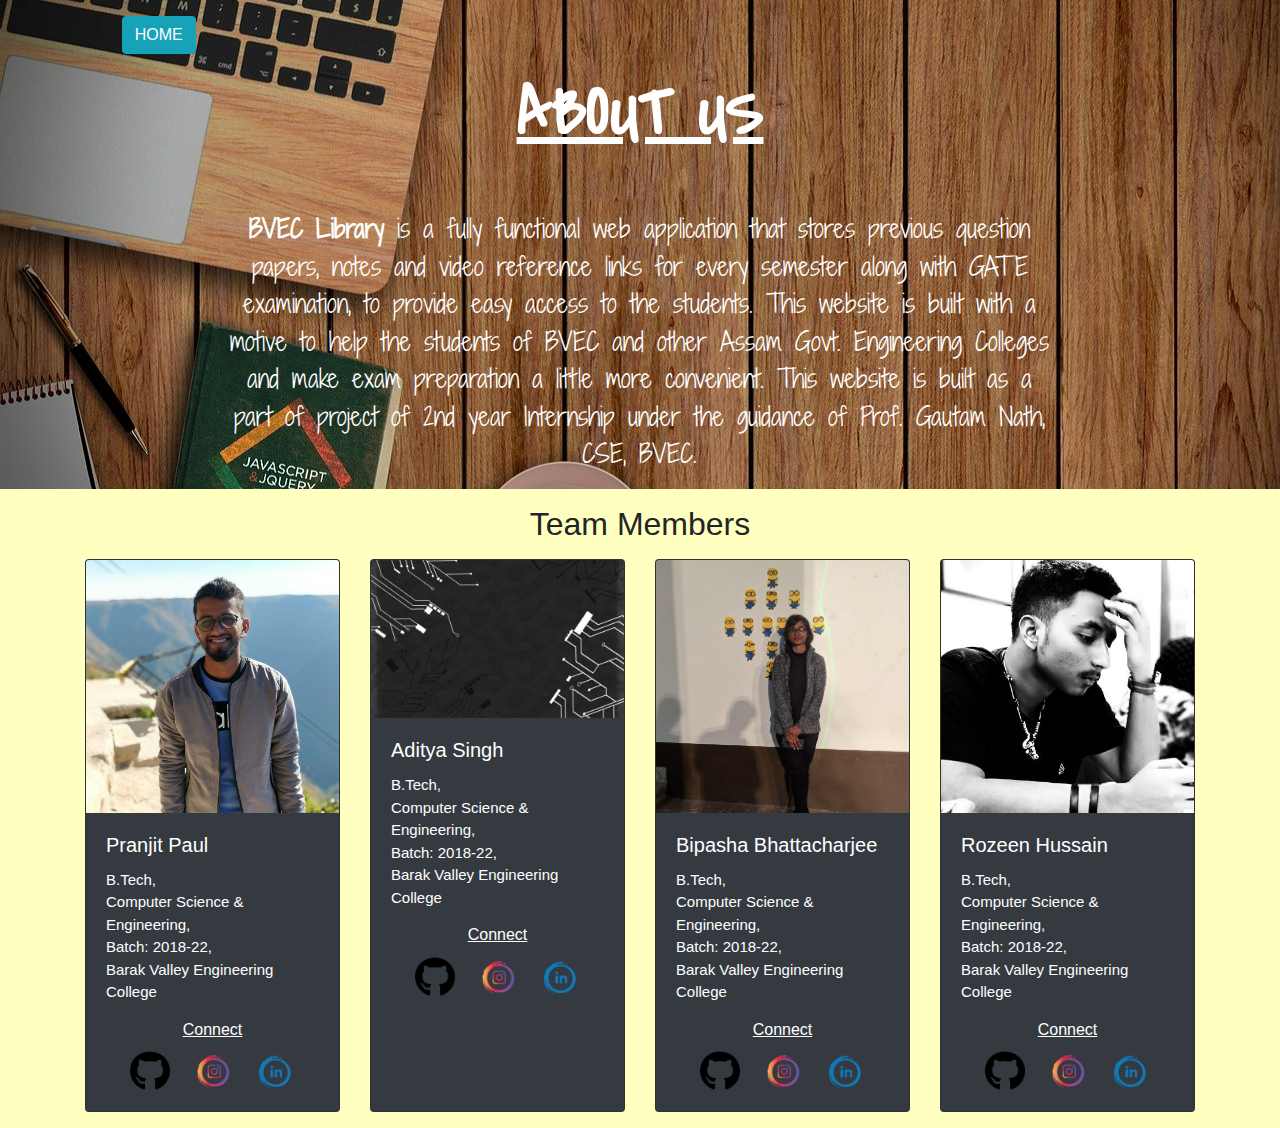
<file: about.html>
<!DOCTYPE html>
<html lang="en">
<head>
    <meta charset="UTF-8">
    <meta name="viewport" content="width=\, initial-scale=1.0">
    <meta http-equiv="X-UA-Compatible" content="ie=edge">
    <link rel="stylesheet" href="https://stackpath.bootstrapcdn.com/bootstrap/4.5.2/css/bootstrap.min.css" integrity="sha384-JcKb8q3iqJ61gNV9KGb8thSsNjpSL0n8PARn9HuZOnIxN0hoP+VmmDGMN5t9UJ0Z" crossorigin="anonymous">
    <link rel="stylesheet" type="text/css" href="style.css">
    <title>BVEC Library</title>
    <link href="https://fonts.googleapis.com/css2?family=Covered+By+Your+Grace&display=swap" rel="stylesheet">
    <link href="https://fonts.googleapis.com/css2?family=Shadows+Into+Light+Two&display=swap" rel="stylesheet">
</head>
<body>
    <div class="container-fluid bg">
        <div class="row">
            <div class="offset-1 col-md-12 pt-3  sticky-top">
                <button type="button" class="btn btn-info"><span style="color: white;">HOME</span></button>
            </div>
            <div class="col-lg-12 mt-3">
                <h1 class="text-center" style="color: white; text-decoration: underline;"><b>ABOUT US</b></h1>
            </div>
            
            <div class="offset-md-2 col-md-8 mt-5 text-center">
                <p style="font-family: 'Shadows Into Light Two', cursive;"><b>BVEC Library</b> is a fully functional web application that stores previous question papers,
                 notes and video reference links for every semester along with GATE examination, to provide easy access to the students. This website 
                is built with a motive to help the students of BVEC and other Assam Govt. Engineering Colleges and make exam preparation
                a little more convenient. This website is built as a part of project of 2nd year Internship under the guidance of Prof. Gautam Nath, CSE, BVEC.</p>


            </div>
            
        </div>
    </div>
    <div class="container mb-3">
        <h2 class="text-center my-3">Team Members</h2>
        <div class="card-deck">
            <div class="card text-white bg-dark">
                <img src="images/pranjit.jpg" class="card-img-top" alt="...">
                <div class="card-body">
                  <h5 class="card-title">Pranjit Paul</h5>
                  <p class="card-text" style="font-size: 15px;">B.Tech,<br>Computer Science & Engineering,<br>Batch: 2018-22,<br>Barak Valley Engineering College</p>
                    
                  <h6 class="card-title text-center" style="text-decoration: underline;">Connect</h6>
                  <p class="card-text text-center">
                        <a href="#"><img class="mx-2" src="images/github.png" width="40px" height="40px"></a>
                        <a href="#"><img class="mx-2" src="images/instagram.png" width="40px" height="40px"></a>
                        <a href="#"><img class="mx-2"float-right" src="images/linked.png" width="40px" height="40px"></a>
                  </p>
                </div>
            </div>
            <div class="card text-white bg-dark">
                <img src="images/bg1.jpg" class="card-img-top" alt="...">
                <div class="card-body">
                  <h5 class="card-title">Aditya Singh</h5>
                  <p class="card-text" style="font-size: 15px;">B.Tech,<br>Computer Science & Engineering,<br>Batch: 2018-22,<br>Barak Valley Engineering College</p>
                  <h6 class="card-title text-center" style="text-decoration: underline;">Connect</h6>
                  <p class="card-text text-center">
                        <a href="#"><img class="mx-2" src="images/github.png" width="40px" height="40px"></a>
                        <a href="#"><img class="mx-2" src="images/instagram.png" width="40px" height="40px"></a>
                        <a href="#"><img class="mx-2"float-right" src="images/linked.png" width="40px" height="40px"></a>
                  </p>
                </div>
            </div>
            <div class="card text-white bg-dark">
                <img src="images/bipasa.jpg" class="card-img-top" alt="...">
                <div class="card-body">
                  <h5 class="card-title">Bipasha Bhattacharjee</h5>
                  <p class="card-text" style="font-size: 15px;">B.Tech,<br>Computer Science & Engineering,<br>Batch: 2018-22,<br>Barak Valley Engineering College</p>
                  <h6 class="card-title text-center" style="text-decoration: underline;">Connect</h6>
                  <p class="card-text text-center">
                        <a href="#"><img class="mx-2" src="images/github.png" width="40px" height="40px"></a>
                        <a href="#"><img class="mx-2" src="images/instagram.png" width="40px" height="40px"></a>
                        <a href="#"><img class="mx-2"float-right" src="images/linked.png" width="40px" height="40px"></a>
                  </p>
                </div>
            </div>
            <div class="card text-white bg-dark">
                <img src="images/rozeen.jpg" class="card-img-top" alt="...">
                <div class="card-body">
                  <h5 class="card-title">Rozeen Hussain</h5>
                  <p class="card-text" style="font-size: 15px;">B.Tech,<br>Computer Science & Engineering,<br>Batch: 2018-22,<br>Barak Valley Engineering College</p>
                  <h6 class="card-title text-center" style="text-decoration: underline;">Connect</h6>
                  <p class="card-text text-center">
                        <a href="#"><img class="mx-2" src="images/github.png" width="40px" height="40px"></a>
                        <a href="#"><img class="mx-2" src="images/instagram.png" width="40px" height="40px"></a>
                        <a href="#"><img class="mx-2"float-right" src="images/linked.png" width="40px" height="40px"></a>
                  </p>
                </div>
            </div>
        </div>

    </div>
    <script src="https://code.jquery.com/jquery-3.5.1.slim.min.js" integrity="sha384-DfXdz2htPH0lsSSs5nCTpuj/zy4C+OGpamoFVy38MVBnE+IbbVYUew+OrCXaRkfj" crossorigin="anonymous"></script>
<script src="https://cdn.jsdelivr.net/npm/popper.js@1.16.1/dist/umd/popper.min.js" integrity="sha384-9/reFTGAW83EW2RDu2S0VKaIzap3H66lZH81PoYlFhbGU+6BZp6G7niu735Sk7lN" crossorigin="anonymous"></script>
<script src="https://stackpath.bootstrapcdn.com/bootstrap/4.5.2/js/bootstrap.min.js" integrity="sha384-B4gt1jrGC7Jh4AgTPSdUtOBvfO8shuf57BaghqFfPlYxofvL8/KUEfYiJOMMV+rV" crossorigin="anonymous"></script>
</body>
</html>
</file>
<file: style.css>
body{
    background-color: rgba(255, 255, 128, .5);
}
.bg{
    background-image: url("images/bg2.jpg");

    background-position: center;
    background-repeat: no-repeat;
    background-size: cover;

}
h1{
    font-size: 70px;
    font-family: 'Covered By Your Grace', cursive;
    
}
p{
    color: white;
    font-size: 25px;
    
}
a:hover{
    opacity: 0.5;
}
</file>
